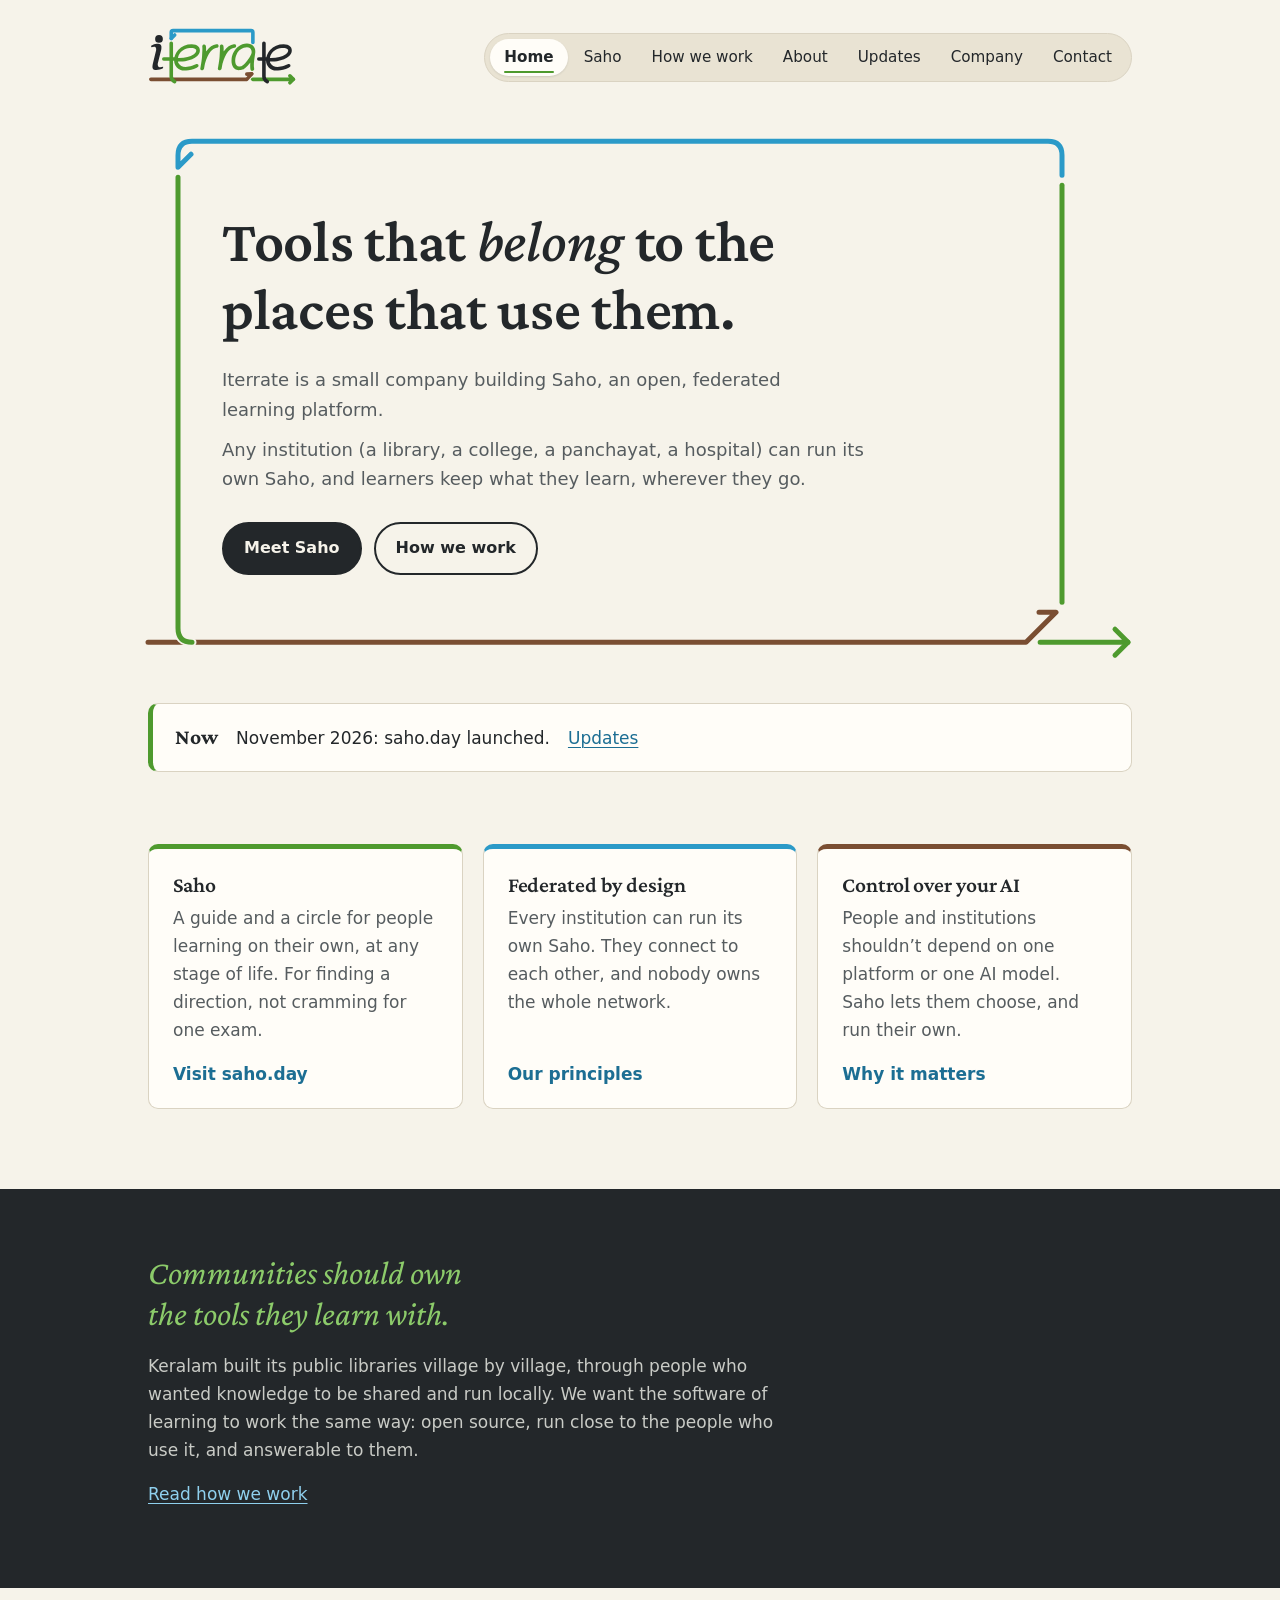
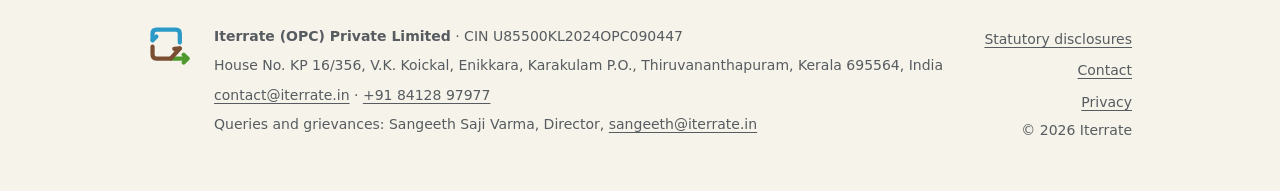
<file: docs/index.html>
<!DOCTYPE html>
<html lang="en-IN">
<head>
<meta charset="utf-8">
<meta name="viewport" content="width=device-width, initial-scale=1">
<title>Iterrate · Tools that belong to the places that use them</title>
<meta name="description" content="Iterrate builds Saho, an open, federated learning platform that any institution can run for itself.">
<link rel="canonical" href="https://iterrate.in/">
<meta property="og:type" content="website">
<meta property="og:site_name" content="Iterrate">
<meta property="og:title" content="Iterrate · Tools that belong to the places that use them">
<meta property="og:description" content="Iterrate builds Saho, an open, federated learning platform that any institution can run for itself.">
<meta property="og:url" content="https://iterrate.in/">
<meta property="og:image" content="https://iterrate.in/share.png">
<meta property="og:image:width" content="1200">
<meta property="og:image:height" content="630">
<meta property="og:image:alt" content="The Iterrate logo and the line: Tools that belong to the places that use them.">
<meta property="og:locale" content="en_IN">
<meta name="twitter:card" content="summary_large_image">
<meta name="theme-color" content="#F6F3EA" media="(prefers-color-scheme: light)">
<meta name="theme-color" content="#282D2A" media="(prefers-color-scheme: dark)">
<meta name="darkreader-lock">
<link rel="icon" href="favicon.ico" sizes="any">
<link rel="icon" href="iterrate-icon.svg" type="image/svg+xml">
<link rel="apple-touch-icon" href="apple-touch-icon.png">
<link rel="manifest" href="site.webmanifest">
<link rel="preload" href="fonts/crimson-pro-latin.woff2" as="font" type="font/woff2" crossorigin>
<link rel="preload" href="fonts/crimson-pro-italic-latin.woff2" as="font" type="font/woff2" crossorigin>
<script type="application/ld+json">{"@context": "https://schema.org", "@type": "Organization", "name": "Iterrate", "legalName": "Iterrate (OPC) Private Limited", "url": "https://iterrate.in/", "logo": "https://iterrate.in/icon-512.png", "email": "contact@iterrate.in", "telephone": "+91 84128 97977", "foundingDate": "2024-11-08", "founder": {"@type": "Person", "name": "Sangeeth", "url": "https://sangeethvarma.com"}, "address": {"@type": "PostalAddress", "streetAddress": "House No. KP 16/356, V.K. Koickal, Enikkara, Karakulam P.O.", "addressLocality": "Thiruvananthapuram", "addressRegion": "Kerala", "postalCode": "695564", "addressCountry": "IN"}}</script>

<link rel="stylesheet" href="style.css?v=7114f65e">
</head>
<body>
<a class="skip" href="#main">Skip to content</a>
<header class="site-head">
  <div class="wrap">
    <a class="brand" href="./"><picture><source srcset="iterrate-logo-dark.svg" media="(prefers-color-scheme: dark)"><img src="iterrate-logo.svg" alt="Iterrate home" width="150" height="63"></picture></a>
    <nav aria-label="Main"><ul class="nav"><li><a href="./" aria-current="page">Home</a></li><li><a href="saho.html">Saho</a></li><li><a href="how-we-work.html">How we work</a></li><li><a href="about.html">About</a></li><li><a href="updates.html">Updates</a></li><li><a href="company.html">Company</a></li><li><a href="contact.html">Contact</a></li></ul></nav>
    <script>(function(){var n=document.querySelector('.nav'),c=n&&n.querySelector('[aria-current]');if(c&&n.scrollWidth>n.clientWidth)n.scrollLeft=c.offsetLeft-(n.clientWidth-c.offsetWidth)/2;})();</script>
  </div>
</header>
<main id="main">

<div class="wrap">
  <div class="hero">
    <h1>Tools that <em>belong</em> to the places that use them.</h1>
    <p class="lede">Iterrate is a small company building Saho, an open, federated learning platform.</p>
    <p class="lede">Any institution (a library, a college, a panchayat, a hospital) can run its own Saho, and learners keep what they learn, wherever they go.</p>
    <div class="btns">
      <a class="btn primary" href="https://saho.day">Meet Saho</a>
      <a class="btn" href="how-we-work.html">How we work</a>
    </div>
  </div>

  <div class="now">
    <strong>Now</strong>
    <span>November 2026: saho.day launched.</span>
    <a href="updates.html">Updates</a>
  </div>

  <section aria-label="What we're building">
    <div class="grid">
      <div class="tile leaf">
        <h2>Saho</h2>
        <p>A guide and a circle for people learning on their own, at any stage of life. For finding a direction, not cramming for one exam.</p>
        <a class="go" href="https://saho.day">Visit saho.day</a>
      </div>
      <div class="tile sky">
        <h2>Federated by design</h2>
        <p>Every institution can run its own Saho. They connect to each other, and nobody owns the whole network.</p>
        <a class="go" href="how-we-work.html#federated">Our principles</a>
      </div>
      <div class="tile earth">
        <h2>Control over your AI</h2>
        <p>People and institutions shouldn’t depend on one platform or one AI model. Saho lets them choose, and run their own.</p>
        <a class="go" href="how-we-work.html#ai">Why it matters</a>
      </div>
    </div>
  </section>
</div>

<div class="band">
  <div class="wrap">
    <p class="big"><em>Communities should own the tools they learn with.</em></p>
    <p>Keralam built its public libraries village by village, through people who wanted knowledge to be shared and run locally. We want the software of learning to work the same way: open source, run close to the people who use it, and answerable to them.</p>
    <p><a href="how-we-work.html">Read how we work</a></p>
  </div>
</div>
</main>
<footer class="site-foot">
  <div class="wrap">
    <picture><source srcset="iterrate-icon-dark.svg" media="(prefers-color-scheme: dark)"><img src="iterrate-icon.svg" alt="" width="44" height="44"></picture>
    <div>
      <p><strong>Iterrate (OPC) Private Limited</strong> · CIN U85500KL2024OPC090447</p>
      <p>House No. KP 16/356, V.K. Koickal, Enikkara, Karakulam P.O., Thiruvananthapuram, Kerala 695564, India</p>
      <p><a href="mailto:contact@iterrate.in">contact@iterrate.in</a> · <a href="tel:+918412897977">+91&nbsp;84128&nbsp;97977</a></p>
      <p>Queries and grievances: Sangeeth Saji Varma, Director, <a href="mailto:sangeeth@iterrate.in">sangeeth@iterrate.in</a></p>
    </div>
    <ul>
      <li><a href="company.html#disclosures">Statutory disclosures</a></li>
      <li><a href="contact.html">Contact</a></li>
      <li><a href="contact.html#privacy">Privacy</a></li>
      <li>© 2026 Iterrate</li>
    </ul>
  </div>
</footer>
<script src="loop.js?v=8a118fce"></script>
</body>
</html>
</file>
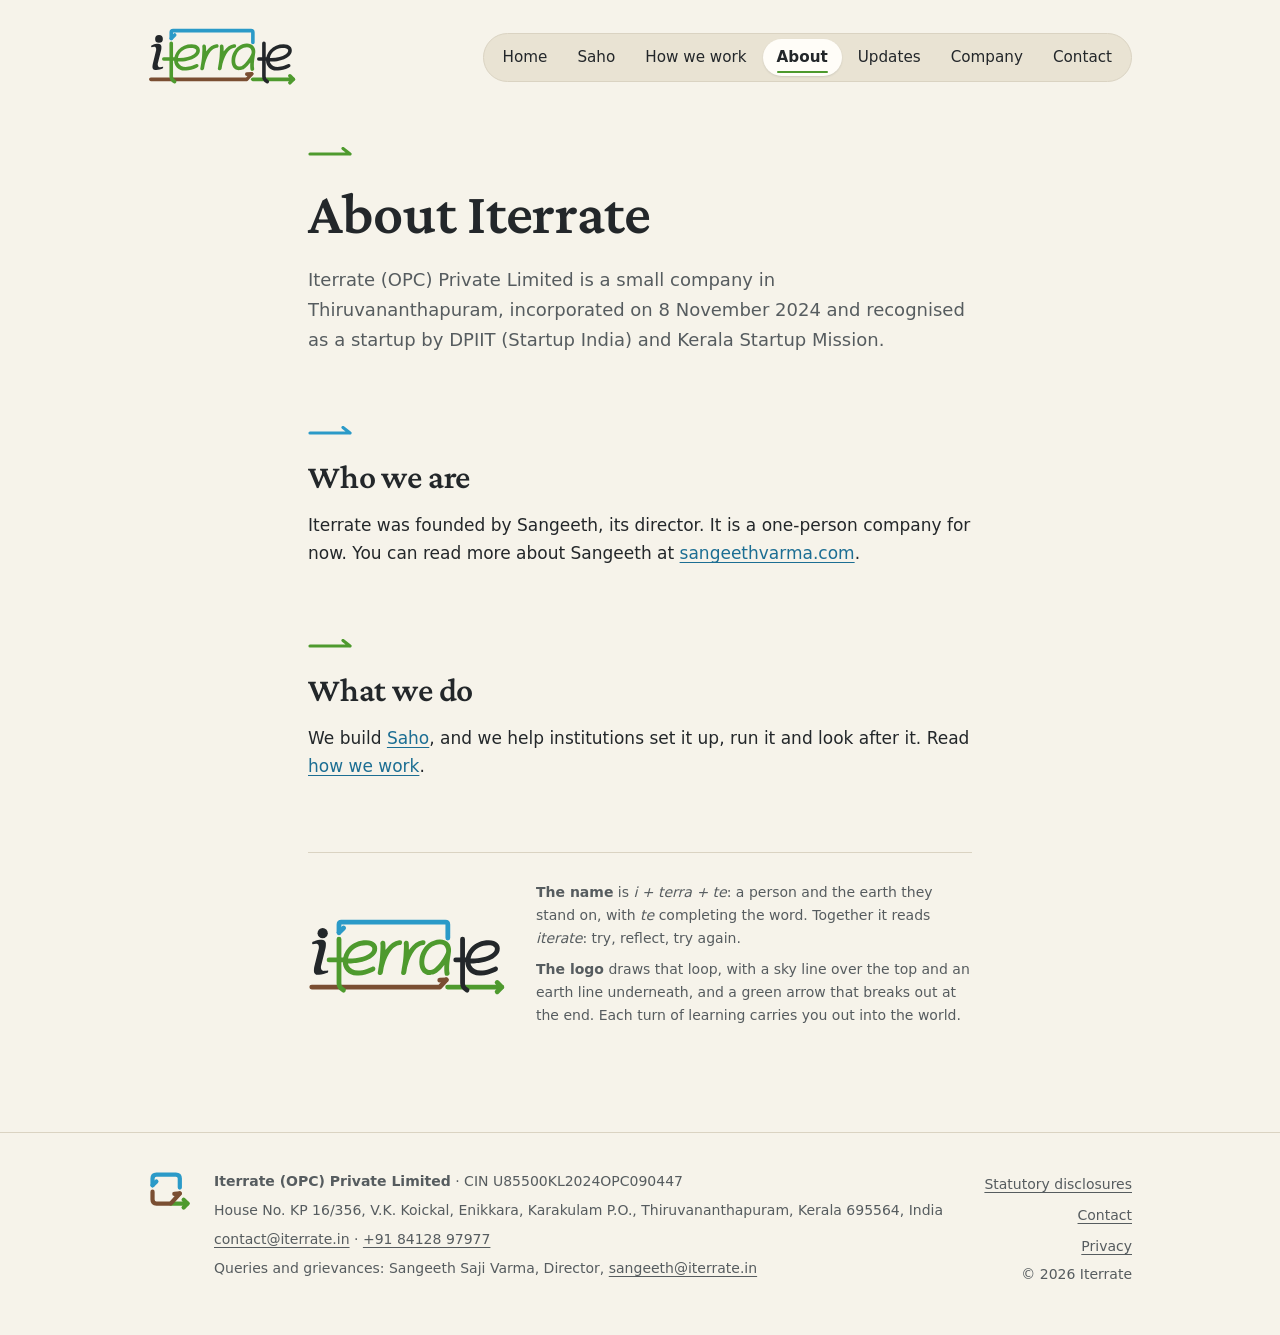
<file: docs/about.html>
<!DOCTYPE html>
<html lang="en-IN">
<head>
<meta charset="utf-8">
<meta name="viewport" content="width=device-width, initial-scale=1">
<title>About · Iterrate</title>
<meta name="description" content="Iterrate (OPC) Private Limited is a small company in Thiruvananthapuram, founded by Sangeeth in 2024, building Saho, an open, federated learning platform.">
<link rel="canonical" href="https://iterrate.in/about.html">
<meta property="og:type" content="website">
<meta property="og:site_name" content="Iterrate">
<meta property="og:title" content="About · Iterrate">
<meta property="og:description" content="Iterrate (OPC) Private Limited is a small company in Thiruvananthapuram, founded by Sangeeth in 2024, building Saho, an open, federated learning platform.">
<meta property="og:url" content="https://iterrate.in/about.html">
<meta property="og:image" content="https://iterrate.in/share.png">
<meta property="og:image:width" content="1200">
<meta property="og:image:height" content="630">
<meta property="og:image:alt" content="The Iterrate logo and the line: Tools that belong to the places that use them.">
<meta property="og:locale" content="en_IN">
<meta name="twitter:card" content="summary_large_image">
<meta name="theme-color" content="#F6F3EA" media="(prefers-color-scheme: light)">
<meta name="theme-color" content="#282D2A" media="(prefers-color-scheme: dark)">
<meta name="darkreader-lock">
<link rel="icon" href="favicon.ico" sizes="any">
<link rel="icon" href="iterrate-icon.svg" type="image/svg+xml">
<link rel="apple-touch-icon" href="apple-touch-icon.png">
<link rel="manifest" href="site.webmanifest">
<link rel="preload" href="fonts/crimson-pro-latin.woff2" as="font" type="font/woff2" crossorigin>

<link rel="stylesheet" href="style.css?v=7114f65e">
</head>
<body>
<a class="skip" href="#main">Skip to content</a>
<header class="site-head">
  <div class="wrap">
    <a class="brand" href="./"><picture><source srcset="iterrate-logo-dark.svg" media="(prefers-color-scheme: dark)"><img src="iterrate-logo.svg" alt="Iterrate home" width="150" height="63"></picture></a>
    <nav aria-label="Main"><ul class="nav"><li><a href="./">Home</a></li><li><a href="saho.html">Saho</a></li><li><a href="how-we-work.html">How we work</a></li><li><a href="about.html" aria-current="page">About</a></li><li><a href="updates.html">Updates</a></li><li><a href="company.html">Company</a></li><li><a href="contact.html">Contact</a></li></ul></nav>
    <script>(function(){var n=document.querySelector('.nav'),c=n&&n.querySelector('[aria-current]');if(c&&n.scrollWidth>n.clientWidth)n.scrollLeft=c.offsetLeft-(n.clientWidth-c.offsetWidth)/2;})();</script>
  </div>
</header>
<main id="main">

<div class="wrap narrow">
  <section class="page-top">
    <span class="mark"></span>
    <h1>About Iterrate</h1>
    <p class="lede">Iterrate (OPC) Private Limited is a small company in Thiruvananthapuram, incorporated on 8 November 2024 and recognised as a startup by DPIIT (Startup India) and Kerala Startup Mission.</p>
  </section>

  <section>
    <span class="mark sky"></span>
    <h2>Who we are</h2>
    <p>Iterrate was founded by Sangeeth, its director. It is a one-person company for now. You can read more about Sangeeth at <a href="https://sangeethvarma.com">sangeethvarma.com</a>.</p>
  </section>

  <section>
    <span class="mark"></span>
    <h2>What we do</h2>
    <p>We build <a href="https://saho.day">Saho</a>, and we help institutions set it up, run it and look after it. Read <a href="how-we-work.html">how we work</a>.</p>
  </section>

  <section class="strip">
    <picture><source srcset="iterrate-logo-dark.svg" media="(prefers-color-scheme: dark)"><img src="iterrate-logo.svg" alt="The Iterrate logo" width="200" height="84"></picture>
    <div>
      <p><strong>The name</strong> is <em>i + terra + te</em>: a person and the earth they stand on, with <em>te</em> completing the word. Together it reads <em>iterate</em>: try, reflect, try again.</p>
      <p><strong>The logo</strong> draws that loop, with a sky line over the top and an earth line underneath, and a green arrow that breaks out at the end. Each turn of learning carries you out into the world.</p>
    </div>
  </section>
</div>
</main>
<footer class="site-foot">
  <div class="wrap">
    <picture><source srcset="iterrate-icon-dark.svg" media="(prefers-color-scheme: dark)"><img src="iterrate-icon.svg" alt="" width="44" height="44"></picture>
    <div>
      <p><strong>Iterrate (OPC) Private Limited</strong> · CIN U85500KL2024OPC090447</p>
      <p>House No. KP 16/356, V.K. Koickal, Enikkara, Karakulam P.O., Thiruvananthapuram, Kerala 695564, India</p>
      <p><a href="mailto:contact@iterrate.in">contact@iterrate.in</a> · <a href="tel:+918412897977">+91&nbsp;84128&nbsp;97977</a></p>
      <p>Queries and grievances: Sangeeth Saji Varma, Director, <a href="mailto:sangeeth@iterrate.in">sangeeth@iterrate.in</a></p>
    </div>
    <ul>
      <li><a href="company.html#disclosures">Statutory disclosures</a></li>
      <li><a href="contact.html">Contact</a></li>
      <li><a href="contact.html#privacy">Privacy</a></li>
      <li>© 2026 Iterrate</li>
    </ul>
  </div>
</footer>
</body>
</html>
</file>
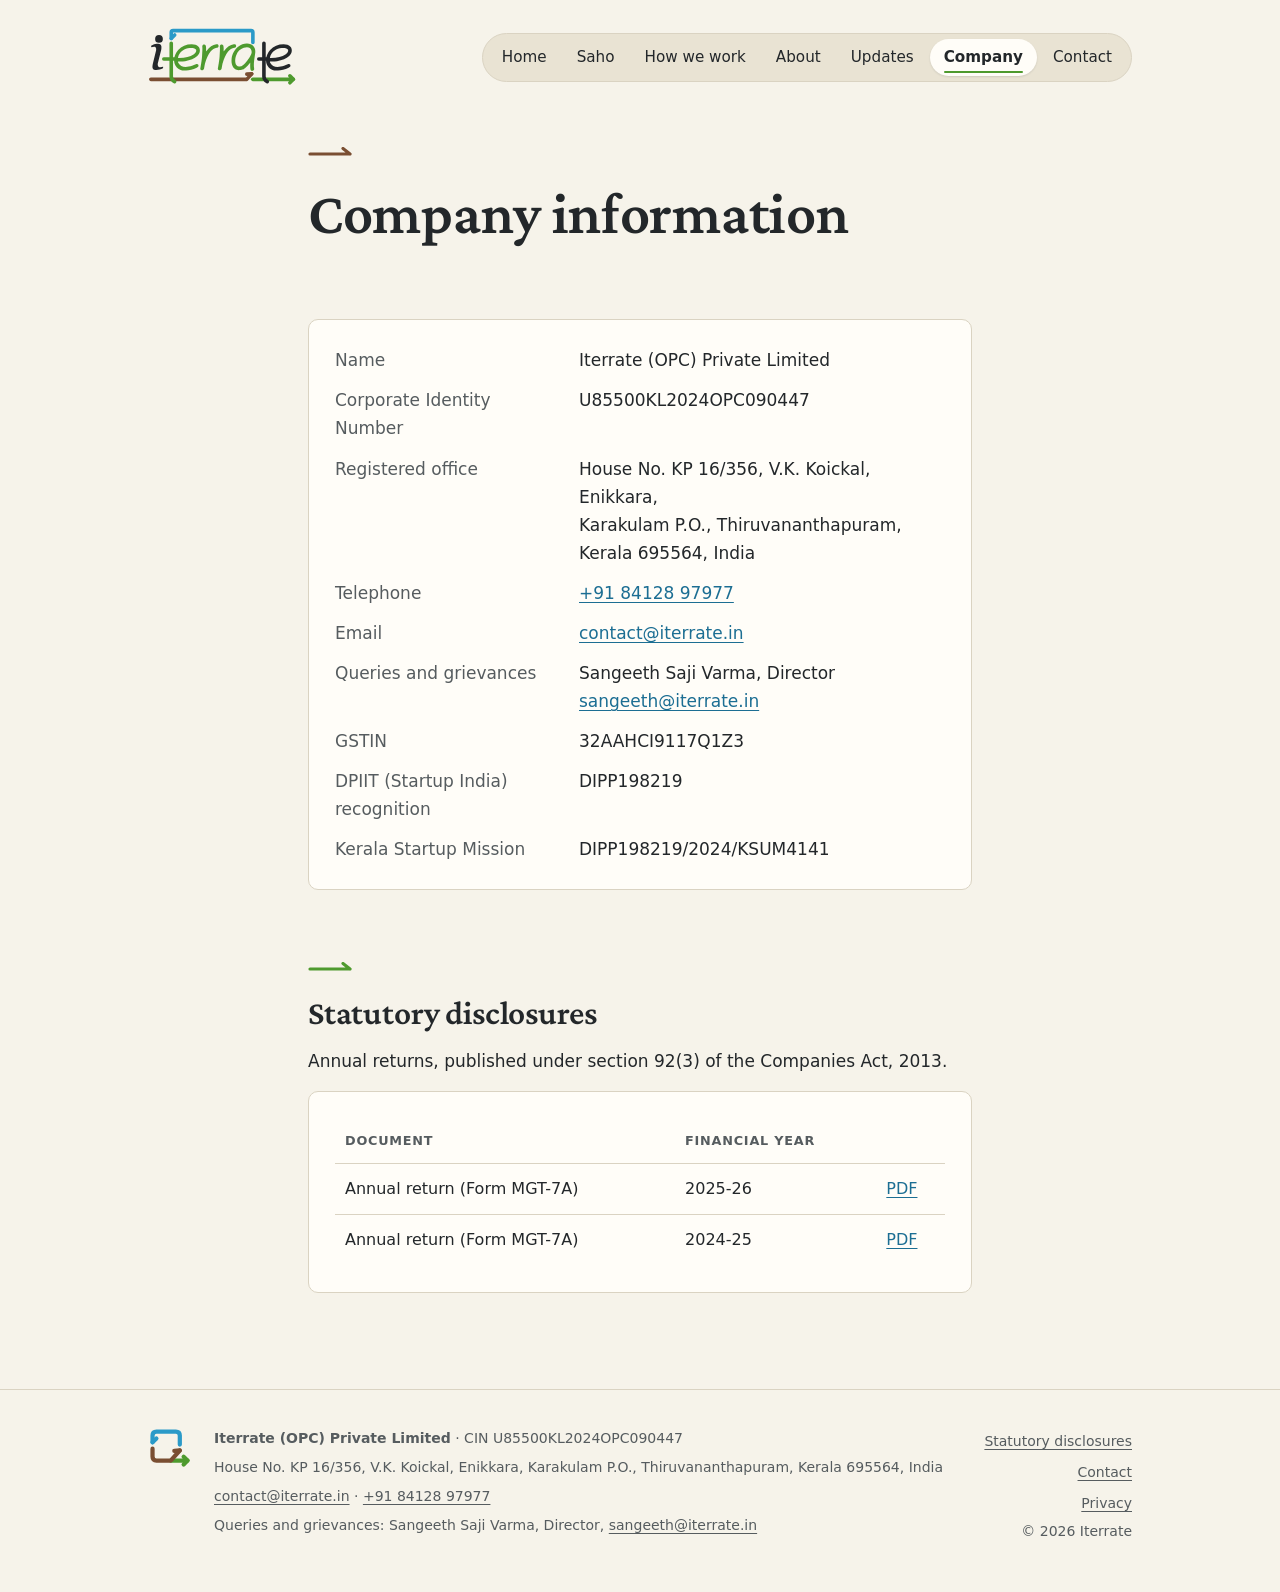
<file: docs/company.html>
<!DOCTYPE html>
<html lang="en-IN">
<head>
<meta charset="utf-8">
<meta name="viewport" content="width=device-width, initial-scale=1">
<title>Company information and disclosures · Iterrate</title>
<meta name="description" content="Registered details and statutory disclosures of Iterrate (OPC) Private Limited, including annual returns.">
<link rel="canonical" href="https://iterrate.in/company.html">
<meta property="og:type" content="website">
<meta property="og:site_name" content="Iterrate">
<meta property="og:title" content="Company information and disclosures · Iterrate">
<meta property="og:description" content="Registered details and statutory disclosures of Iterrate (OPC) Private Limited, including annual returns.">
<meta property="og:url" content="https://iterrate.in/company.html">
<meta property="og:image" content="https://iterrate.in/share.png">
<meta property="og:image:width" content="1200">
<meta property="og:image:height" content="630">
<meta property="og:image:alt" content="The Iterrate logo and the line: Tools that belong to the places that use them.">
<meta property="og:locale" content="en_IN">
<meta name="twitter:card" content="summary_large_image">
<meta name="theme-color" content="#F6F3EA" media="(prefers-color-scheme: light)">
<meta name="theme-color" content="#282D2A" media="(prefers-color-scheme: dark)">
<meta name="darkreader-lock">
<link rel="icon" href="favicon.ico" sizes="any">
<link rel="icon" href="iterrate-icon.svg" type="image/svg+xml">
<link rel="apple-touch-icon" href="apple-touch-icon.png">
<link rel="manifest" href="site.webmanifest">
<link rel="preload" href="fonts/crimson-pro-latin.woff2" as="font" type="font/woff2" crossorigin>

<link rel="stylesheet" href="style.css?v=7114f65e">
</head>
<body>
<a class="skip" href="#main">Skip to content</a>
<header class="site-head">
  <div class="wrap">
    <a class="brand" href="./"><picture><source srcset="iterrate-logo-dark.svg" media="(prefers-color-scheme: dark)"><img src="iterrate-logo.svg" alt="Iterrate home" width="150" height="63"></picture></a>
    <nav aria-label="Main"><ul class="nav"><li><a href="./">Home</a></li><li><a href="saho.html">Saho</a></li><li><a href="how-we-work.html">How we work</a></li><li><a href="about.html">About</a></li><li><a href="updates.html">Updates</a></li><li><a href="company.html" aria-current="page">Company</a></li><li><a href="contact.html">Contact</a></li></ul></nav>
    <script>(function(){var n=document.querySelector('.nav'),c=n&&n.querySelector('[aria-current]');if(c&&n.scrollWidth>n.clientWidth)n.scrollLeft=c.offsetLeft-(n.clientWidth-c.offsetWidth)/2;})();</script>
  </div>
</header>
<main id="main">

<div class="wrap narrow">
  <section class="page-top">
    <span class="mark earth"></span>
    <h1>Company information</h1>
  </section>

  <section>
    <div class="card">
      <dl class="facts">
        <dt>Name</dt><dd>Iterrate (OPC) Private Limited</dd>
        <dt>Corporate Identity Number</dt><dd>U85500KL2024OPC090447</dd>
        <dt>Registered office</dt><dd class="addr"><span class="line">House No. KP 16/356, V.K. Koickal, Enikkara, </span><span class="line">Karakulam P.O., Thiruvananthapuram, </span><span class="line">Kerala 695564, India</span></dd>
        <dt>Telephone</dt><dd><a href="tel:+918412897977">+91&nbsp;84128&nbsp;97977</a></dd>
        <dt>Email</dt><dd><a href="mailto:contact@iterrate.in">contact@iterrate.in</a></dd>
        <dt>Queries and grievances</dt><dd>Sangeeth Saji Varma, Director<br><a href="mailto:sangeeth@iterrate.in">sangeeth@iterrate.in</a></dd>
        <dt>GSTIN</dt><dd>32AAHCI9117Q1Z3</dd>
        <dt>DPIIT (Startup India) recognition</dt><dd>DIPP198219</dd>
        <dt>Kerala Startup Mission</dt><dd>DIPP198219/2024/KSUM4141</dd>
      </dl>
    </div>
  </section>

  <section id="disclosures">
    <span class="mark"></span>
    <h2>Statutory disclosures</h2>
    <p>Annual returns, published under section 92(3) of the Companies Act, 2013.</p>
    <div class="card">
      <table class="docs">
        <caption class="vh">Annual returns of Iterrate (OPC) Private Limited</caption>
        <thead><tr><th scope="col">Document</th><th scope="col">Financial year</th><th scope="col"><span class="vh">File</span></th></tr></thead>
        <tbody>
          <tr><td>Annual return (Form MGT-7A)</td><td>2025-26</td><td><a href="annual-returns/Iterrate-MGT-7A-FY2025-26.pdf">PDF<span class="vh">, annual return 2025-26</span></a></td></tr>
          <tr><td>Annual return (Form MGT-7A)</td><td>2024-25</td><td><a href="annual-returns/Iterrate-MGT-7A-FY2024-25.pdf">PDF<span class="vh">, annual return 2024-25</span></a></td></tr>
        </tbody>
      </table>
    </div>
  </section>
</div>
</main>
<footer class="site-foot">
  <div class="wrap">
    <picture><source srcset="iterrate-icon-dark.svg" media="(prefers-color-scheme: dark)"><img src="iterrate-icon.svg" alt="" width="44" height="44"></picture>
    <div>
      <p><strong>Iterrate (OPC) Private Limited</strong> · CIN U85500KL2024OPC090447</p>
      <p>House No. KP 16/356, V.K. Koickal, Enikkara, Karakulam P.O., Thiruvananthapuram, Kerala 695564, India</p>
      <p><a href="mailto:contact@iterrate.in">contact@iterrate.in</a> · <a href="tel:+918412897977">+91&nbsp;84128&nbsp;97977</a></p>
      <p>Queries and grievances: Sangeeth Saji Varma, Director, <a href="mailto:sangeeth@iterrate.in">sangeeth@iterrate.in</a></p>
    </div>
    <ul>
      <li><a href="company.html#disclosures">Statutory disclosures</a></li>
      <li><a href="contact.html">Contact</a></li>
      <li><a href="contact.html#privacy">Privacy</a></li>
      <li>© 2026 Iterrate</li>
    </ul>
  </div>
</footer>
</body>
</html>
</file>
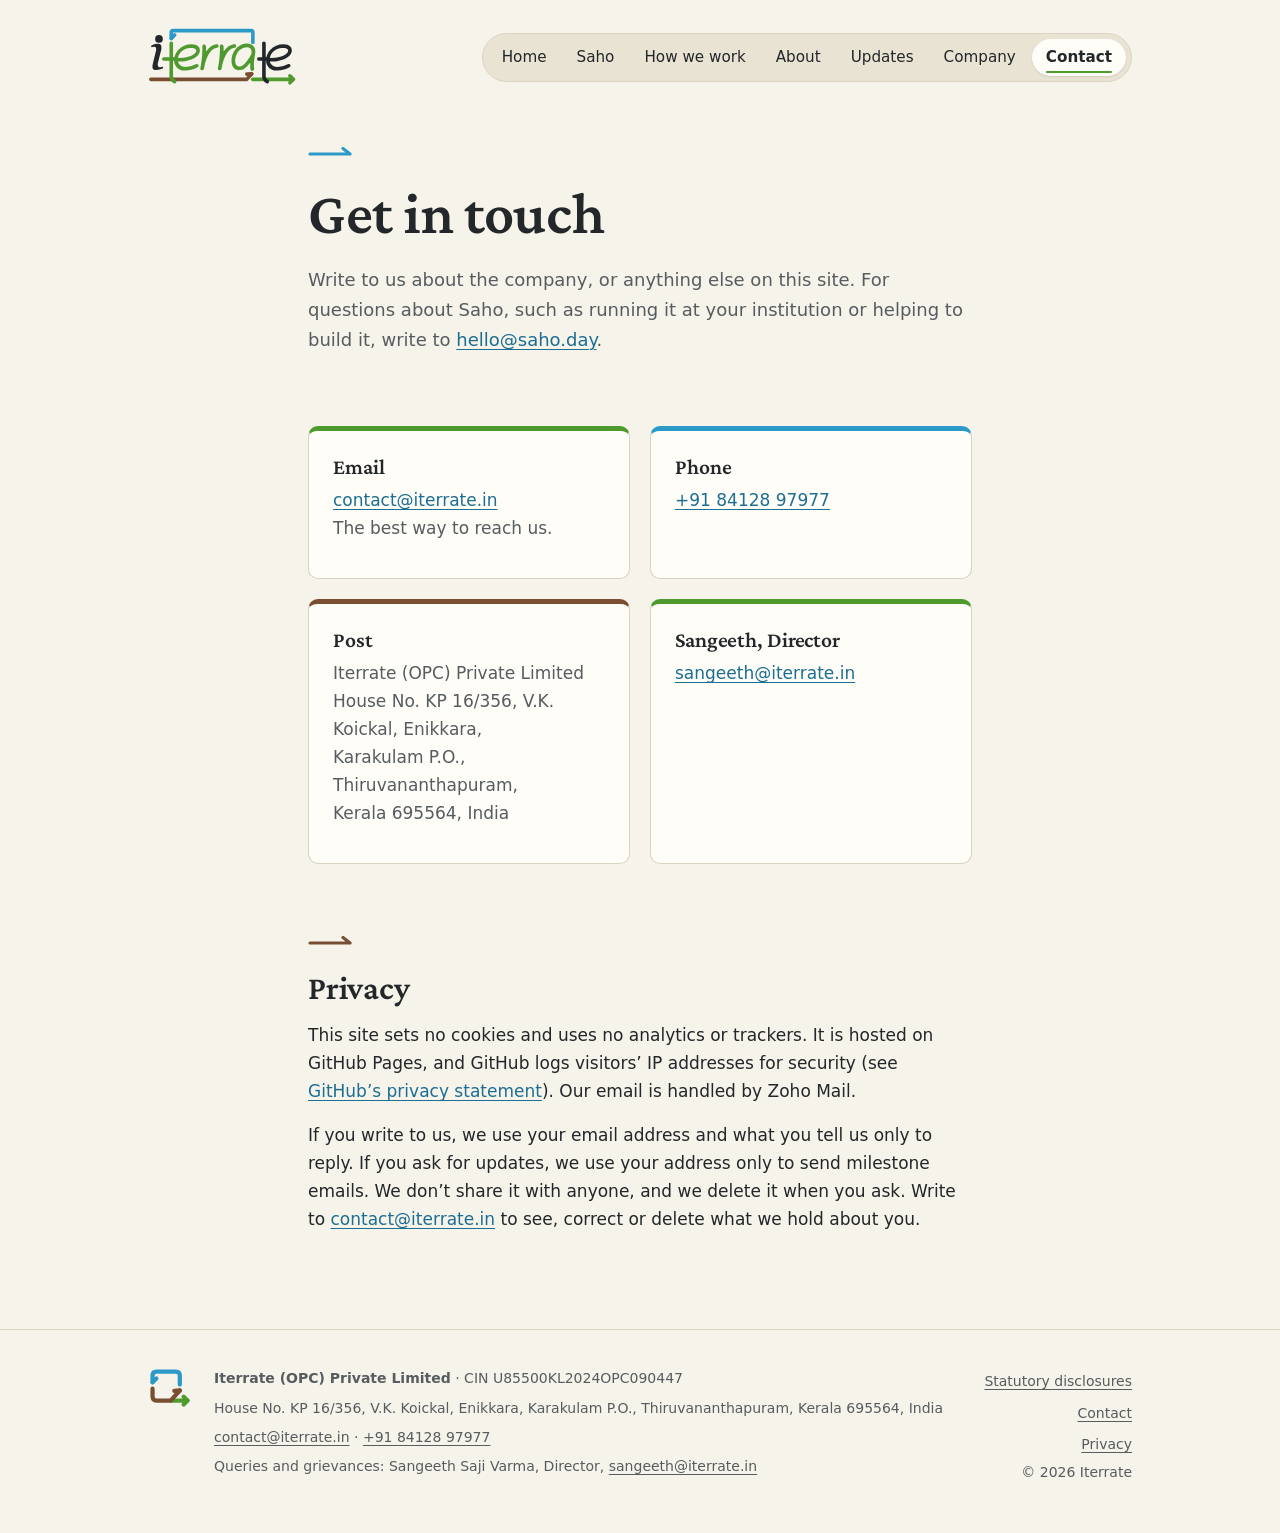
<file: docs/contact.html>
<!DOCTYPE html>
<html lang="en-IN">
<head>
<meta charset="utf-8">
<meta name="viewport" content="width=device-width, initial-scale=1">
<title>Contact · Iterrate</title>
<meta name="description" content="Contact Iterrate by email, phone or post. Includes our privacy note: no cookies, no analytics.">
<link rel="canonical" href="https://iterrate.in/contact.html">
<meta property="og:type" content="website">
<meta property="og:site_name" content="Iterrate">
<meta property="og:title" content="Contact · Iterrate">
<meta property="og:description" content="Contact Iterrate by email, phone or post. Includes our privacy note: no cookies, no analytics.">
<meta property="og:url" content="https://iterrate.in/contact.html">
<meta property="og:image" content="https://iterrate.in/share.png">
<meta property="og:image:width" content="1200">
<meta property="og:image:height" content="630">
<meta property="og:image:alt" content="The Iterrate logo and the line: Tools that belong to the places that use them.">
<meta property="og:locale" content="en_IN">
<meta name="twitter:card" content="summary_large_image">
<meta name="theme-color" content="#F6F3EA" media="(prefers-color-scheme: light)">
<meta name="theme-color" content="#282D2A" media="(prefers-color-scheme: dark)">
<meta name="darkreader-lock">
<link rel="icon" href="favicon.ico" sizes="any">
<link rel="icon" href="iterrate-icon.svg" type="image/svg+xml">
<link rel="apple-touch-icon" href="apple-touch-icon.png">
<link rel="manifest" href="site.webmanifest">
<link rel="preload" href="fonts/crimson-pro-latin.woff2" as="font" type="font/woff2" crossorigin>

<link rel="stylesheet" href="style.css?v=7114f65e">
</head>
<body>
<a class="skip" href="#main">Skip to content</a>
<header class="site-head">
  <div class="wrap">
    <a class="brand" href="./"><picture><source srcset="iterrate-logo-dark.svg" media="(prefers-color-scheme: dark)"><img src="iterrate-logo.svg" alt="Iterrate home" width="150" height="63"></picture></a>
    <nav aria-label="Main"><ul class="nav"><li><a href="./">Home</a></li><li><a href="saho.html">Saho</a></li><li><a href="how-we-work.html">How we work</a></li><li><a href="about.html">About</a></li><li><a href="updates.html">Updates</a></li><li><a href="company.html">Company</a></li><li><a href="contact.html" aria-current="page">Contact</a></li></ul></nav>
    <script>(function(){var n=document.querySelector('.nav'),c=n&&n.querySelector('[aria-current]');if(c&&n.scrollWidth>n.clientWidth)n.scrollLeft=c.offsetLeft-(n.clientWidth-c.offsetWidth)/2;})();</script>
  </div>
</header>
<main id="main">

<div class="wrap narrow">
  <section class="page-top">
    <span class="mark sky"></span>
    <h1>Get in touch</h1>
    <p class="lede">Write to us about the company, or anything else on this site. For questions about Saho, such as running it at your institution or helping to build it, write to <a href="mailto:hello@saho.day">hello@saho.day</a>.</p>
  </section>

  <section>
    <div class="grid two">
      <div class="tile leaf">
        <h2>Email</h2>
        <p><a href="mailto:contact@iterrate.in">contact@iterrate.in</a><br>The best way to reach us.</p>
      </div>
      <div class="tile sky">
        <h2>Phone</h2>
        <p><a href="tel:+918412897977">+91&nbsp;84128&nbsp;97977</a></p>
      </div>
      <div class="tile earth">
        <h2>Post</h2>
        <p class="addr">Iterrate (OPC) Private Limited<br><span class="line">House No. KP 16/356, V.K. Koickal, Enikkara, </span><span class="line">Karakulam P.O., Thiruvananthapuram, </span><span class="line">Kerala 695564, India</span></p>
      </div>
      <div class="tile leaf">
        <h2>Sangeeth, Director</h2>
        <p><a href="mailto:sangeeth@iterrate.in">sangeeth@iterrate.in</a></p>
      </div>
    </div>
  </section>

  <section id="privacy">
    <span class="mark earth"></span>
    <h2>Privacy</h2>
    <p>This site sets no cookies and uses no analytics or trackers. It is hosted on GitHub Pages, and GitHub logs visitors’ IP addresses for security (see <a href="https://docs.github.com/en/site-policy/privacy-policies/github-general-privacy-statement">GitHub’s privacy statement</a>). Our email is handled by Zoho Mail.</p>
    <p>If you write to us, we use your email address and what you tell us only to reply. If you ask for updates, we use your address only to send milestone emails. We don’t share it with anyone, and we delete it when you ask. Write to <a href="mailto:contact@iterrate.in">contact@iterrate.in</a> to see, correct or delete what we hold about you.</p>
  </section>
</div>
</main>
<footer class="site-foot">
  <div class="wrap">
    <picture><source srcset="iterrate-icon-dark.svg" media="(prefers-color-scheme: dark)"><img src="iterrate-icon.svg" alt="" width="44" height="44"></picture>
    <div>
      <p><strong>Iterrate (OPC) Private Limited</strong> · CIN U85500KL2024OPC090447</p>
      <p>House No. KP 16/356, V.K. Koickal, Enikkara, Karakulam P.O., Thiruvananthapuram, Kerala 695564, India</p>
      <p><a href="mailto:contact@iterrate.in">contact@iterrate.in</a> · <a href="tel:+918412897977">+91&nbsp;84128&nbsp;97977</a></p>
      <p>Queries and grievances: Sangeeth Saji Varma, Director, <a href="mailto:sangeeth@iterrate.in">sangeeth@iterrate.in</a></p>
    </div>
    <ul>
      <li><a href="company.html#disclosures">Statutory disclosures</a></li>
      <li><a href="contact.html">Contact</a></li>
      <li><a href="contact.html#privacy">Privacy</a></li>
      <li>© 2026 Iterrate</li>
    </ul>
  </div>
</footer>
</body>
</html>
</file>
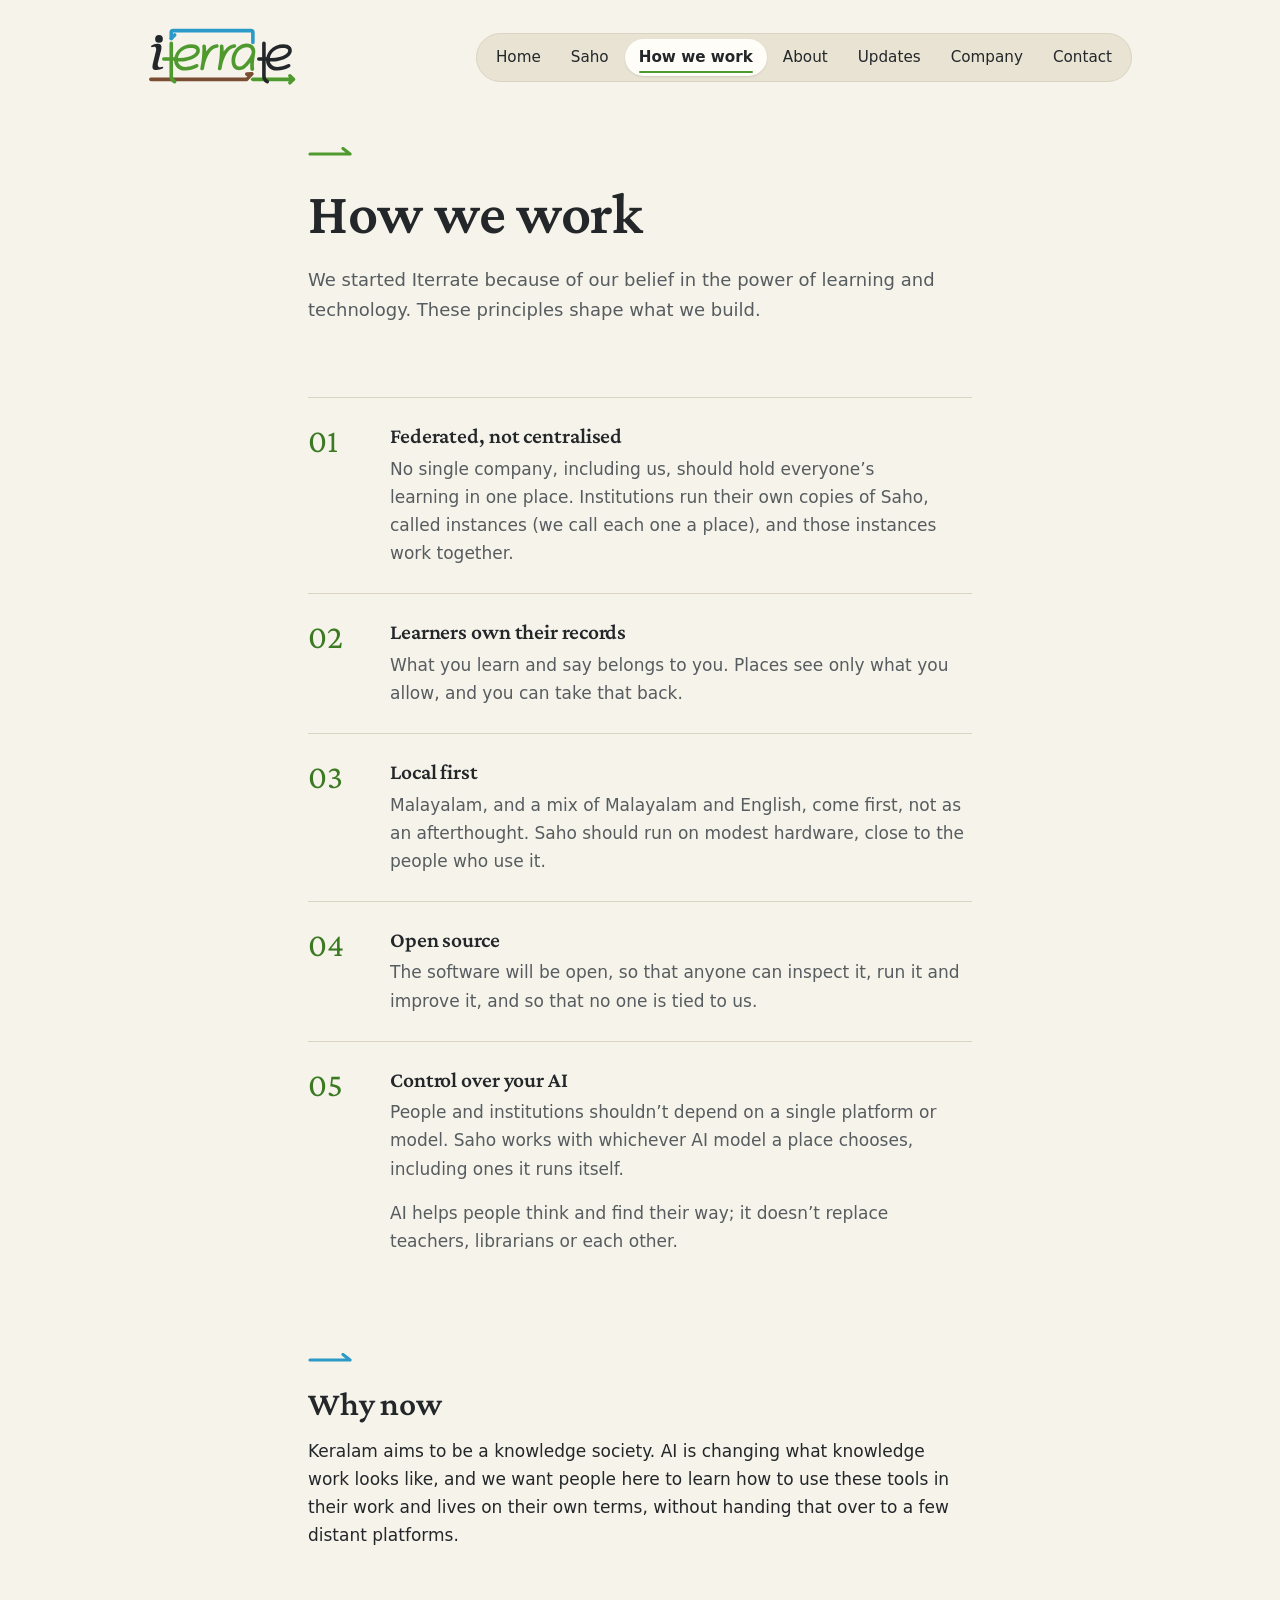
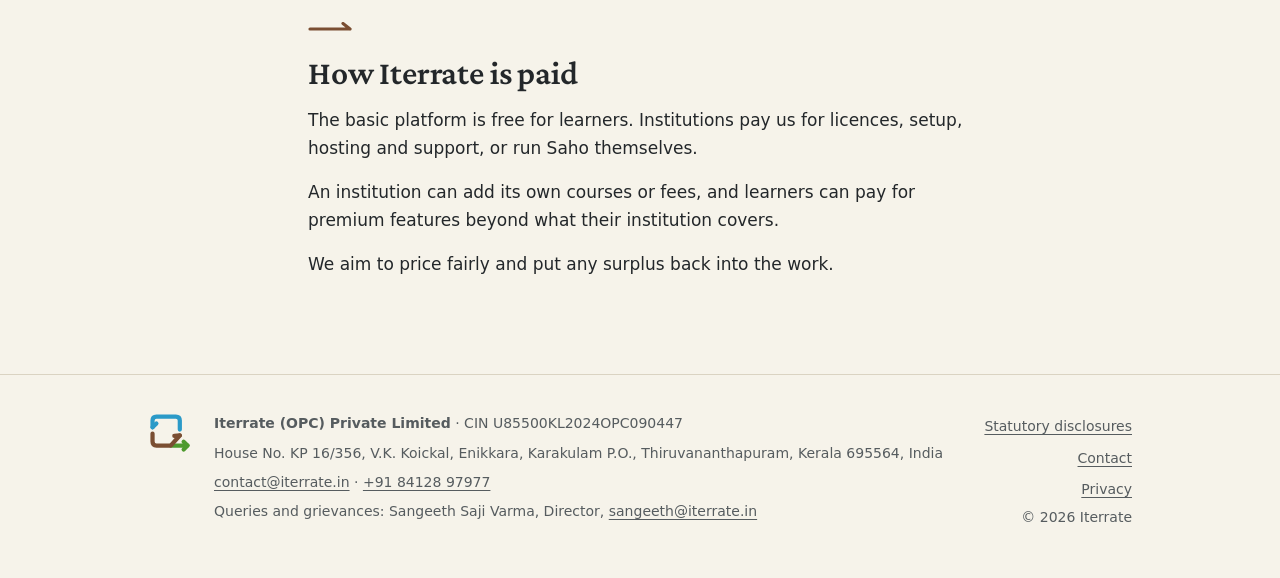
<file: docs/how-we-work.html>
<!DOCTYPE html>
<html lang="en-IN">
<head>
<meta charset="utf-8">
<meta name="viewport" content="width=device-width, initial-scale=1">
<title>How we work · Iterrate</title>
<meta name="description" content="Iterrate’s principles: federated, learner-owned, local first, open source, and control over your AI.">
<link rel="canonical" href="https://iterrate.in/how-we-work.html">
<meta property="og:type" content="website">
<meta property="og:site_name" content="Iterrate">
<meta property="og:title" content="How we work · Iterrate">
<meta property="og:description" content="Iterrate’s principles: federated, learner-owned, local first, open source, and control over your AI.">
<meta property="og:url" content="https://iterrate.in/how-we-work.html">
<meta property="og:image" content="https://iterrate.in/share.png">
<meta property="og:image:width" content="1200">
<meta property="og:image:height" content="630">
<meta property="og:image:alt" content="The Iterrate logo and the line: Tools that belong to the places that use them.">
<meta property="og:locale" content="en_IN">
<meta name="twitter:card" content="summary_large_image">
<meta name="theme-color" content="#F6F3EA" media="(prefers-color-scheme: light)">
<meta name="theme-color" content="#282D2A" media="(prefers-color-scheme: dark)">
<meta name="darkreader-lock">
<link rel="icon" href="favicon.ico" sizes="any">
<link rel="icon" href="iterrate-icon.svg" type="image/svg+xml">
<link rel="apple-touch-icon" href="apple-touch-icon.png">
<link rel="manifest" href="site.webmanifest">
<link rel="preload" href="fonts/crimson-pro-latin.woff2" as="font" type="font/woff2" crossorigin>

<link rel="stylesheet" href="style.css?v=7114f65e">
</head>
<body>
<a class="skip" href="#main">Skip to content</a>
<header class="site-head">
  <div class="wrap">
    <a class="brand" href="./"><picture><source srcset="iterrate-logo-dark.svg" media="(prefers-color-scheme: dark)"><img src="iterrate-logo.svg" alt="Iterrate home" width="150" height="63"></picture></a>
    <nav aria-label="Main"><ul class="nav"><li><a href="./">Home</a></li><li><a href="saho.html">Saho</a></li><li><a href="how-we-work.html" aria-current="page">How we work</a></li><li><a href="about.html">About</a></li><li><a href="updates.html">Updates</a></li><li><a href="company.html">Company</a></li><li><a href="contact.html">Contact</a></li></ul></nav>
    <script>(function(){var n=document.querySelector('.nav'),c=n&&n.querySelector('[aria-current]');if(c&&n.scrollWidth>n.clientWidth)n.scrollLeft=c.offsetLeft-(n.clientWidth-c.offsetWidth)/2;})();</script>
  </div>
</header>
<main id="main">

<div class="wrap narrow">
  <section class="page-top">
    <span class="mark"></span>
    <h1>How we work</h1>
    <p class="lede">We started Iterrate because of our belief in the power of learning and technology. These principles shape what we build.</p>
  </section>

  <ol class="principles">
    <li id="federated"><h2>Federated, not centralised</h2><p>No single company, including us, should hold everyone’s learning in one place. Institutions run their own copies of Saho, called instances (we call each one a place), and those instances work together.</p></li>
    <li id="records"><h2>Learners own their records</h2><p>What you learn and say belongs to you. Places see only what you allow, and you can take that back.</p></li>
    <li id="local-first"><h2>Local first</h2><p>Malayalam, and a mix of Malayalam and English, come first, not as an afterthought. Saho should run on modest hardware, close to the people who use it.</p></li>
    <li id="open-source"><h2>Open source</h2><p>The software will be open, so that anyone can inspect it, run it and improve it, and so that no one is tied to us.</p></li>
    <li id="ai"><h2>Control over your AI</h2><p>People and institutions shouldn’t depend on a single platform or model. Saho works with whichever AI model a place chooses, including ones it runs itself.</p><p>AI helps people think and find their way; it doesn’t replace teachers, librarians or each other.</p></li>
  </ol>

  <section>
    <span class="mark sky"></span>
    <h2>Why now</h2>
    <p>Keralam aims to be a knowledge society. AI is changing what knowledge work looks like, and we want people here to learn how to use these tools in their work and lives on their own terms, without handing that over to a few distant platforms.</p>
  </section>

  <section>
    <span class="mark earth"></span>
    <h2>How Iterrate is paid</h2>
    <p>The basic platform is free for learners. Institutions pay us for licences, setup, hosting and support, or run Saho themselves.</p>
    <p>An institution can add its own courses or fees, and learners can pay for premium features beyond what their institution covers.</p>
    <p>We aim to price fairly and put any surplus back into the work.</p>
  </section>
</div>
</main>
<footer class="site-foot">
  <div class="wrap">
    <picture><source srcset="iterrate-icon-dark.svg" media="(prefers-color-scheme: dark)"><img src="iterrate-icon.svg" alt="" width="44" height="44"></picture>
    <div>
      <p><strong>Iterrate (OPC) Private Limited</strong> · CIN U85500KL2024OPC090447</p>
      <p>House No. KP 16/356, V.K. Koickal, Enikkara, Karakulam P.O., Thiruvananthapuram, Kerala 695564, India</p>
      <p><a href="mailto:contact@iterrate.in">contact@iterrate.in</a> · <a href="tel:+918412897977">+91&nbsp;84128&nbsp;97977</a></p>
      <p>Queries and grievances: Sangeeth Saji Varma, Director, <a href="mailto:sangeeth@iterrate.in">sangeeth@iterrate.in</a></p>
    </div>
    <ul>
      <li><a href="company.html#disclosures">Statutory disclosures</a></li>
      <li><a href="contact.html">Contact</a></li>
      <li><a href="contact.html#privacy">Privacy</a></li>
      <li>© 2026 Iterrate</li>
    </ul>
  </div>
</footer>
</body>
</html>
</file>
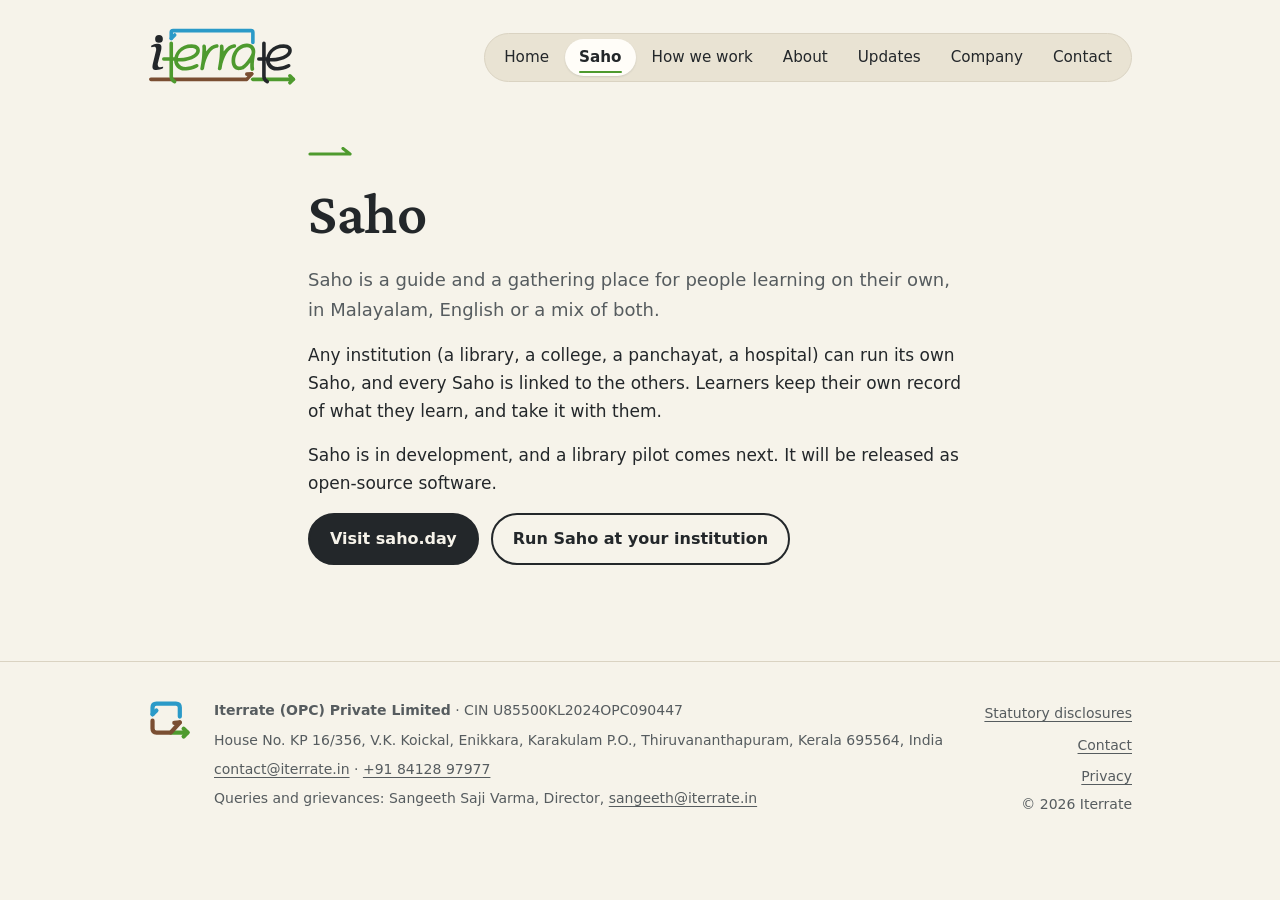
<file: docs/saho.html>
<!DOCTYPE html>
<html lang="en-IN">
<head>
<meta charset="utf-8">
<meta name="viewport" content="width=device-width, initial-scale=1">
<title>Saho · Iterrate</title>
<meta name="description" content="Saho is an open, federated learning platform for self-learners, in Malayalam and English, run by the institutions that use it. Its own site is saho.day.">
<link rel="canonical" href="https://iterrate.in/saho.html">
<meta property="og:type" content="website">
<meta property="og:site_name" content="Iterrate">
<meta property="og:title" content="Saho · Iterrate">
<meta property="og:description" content="Saho is an open, federated learning platform for self-learners, in Malayalam and English, run by the institutions that use it. Its own site is saho.day.">
<meta property="og:url" content="https://iterrate.in/saho.html">
<meta property="og:image" content="https://iterrate.in/share.png">
<meta property="og:image:width" content="1200">
<meta property="og:image:height" content="630">
<meta property="og:image:alt" content="The Iterrate logo and the line: Tools that belong to the places that use them.">
<meta property="og:locale" content="en_IN">
<meta name="twitter:card" content="summary_large_image">
<meta name="theme-color" content="#F6F3EA" media="(prefers-color-scheme: light)">
<meta name="theme-color" content="#282D2A" media="(prefers-color-scheme: dark)">
<meta name="darkreader-lock">
<link rel="icon" href="favicon.ico" sizes="any">
<link rel="icon" href="iterrate-icon.svg" type="image/svg+xml">
<link rel="apple-touch-icon" href="apple-touch-icon.png">
<link rel="manifest" href="site.webmanifest">
<link rel="preload" href="fonts/crimson-pro-latin.woff2" as="font" type="font/woff2" crossorigin>

<link rel="stylesheet" href="style.css?v=7114f65e">
</head>
<body>
<a class="skip" href="#main">Skip to content</a>
<header class="site-head">
  <div class="wrap">
    <a class="brand" href="./"><picture><source srcset="iterrate-logo-dark.svg" media="(prefers-color-scheme: dark)"><img src="iterrate-logo.svg" alt="Iterrate home" width="150" height="63"></picture></a>
    <nav aria-label="Main"><ul class="nav"><li><a href="./">Home</a></li><li><a href="saho.html" aria-current="page">Saho</a></li><li><a href="how-we-work.html">How we work</a></li><li><a href="about.html">About</a></li><li><a href="updates.html">Updates</a></li><li><a href="company.html">Company</a></li><li><a href="contact.html">Contact</a></li></ul></nav>
    <script>(function(){var n=document.querySelector('.nav'),c=n&&n.querySelector('[aria-current]');if(c&&n.scrollWidth>n.clientWidth)n.scrollLeft=c.offsetLeft-(n.clientWidth-c.offsetWidth)/2;})();</script>
  </div>
</header>
<main id="main">

<div class="wrap narrow">
  <section class="page-top">
    <span class="mark"></span>
    <h1>Saho</h1>
    <p class="lede">Saho is a guide and a gathering place for people learning on their own, in Malayalam, English or a mix of both.</p>
    <p>Any institution (a library, a college, a panchayat, a hospital) can run its own Saho, and every Saho is linked to the others. Learners keep their own record of what they learn, and take it with them.</p>
    <p>Saho is in development, and a library pilot comes next. It will be released as open-source software.</p>
    <div class="btns">
      <a class="btn primary" href="https://saho.day">Visit saho.day</a>
      <a class="btn" href="https://saho.day/institutions.html">Run Saho at your institution</a>
    </div>
  </section>
</div>
</main>
<footer class="site-foot">
  <div class="wrap">
    <picture><source srcset="iterrate-icon-dark.svg" media="(prefers-color-scheme: dark)"><img src="iterrate-icon.svg" alt="" width="44" height="44"></picture>
    <div>
      <p><strong>Iterrate (OPC) Private Limited</strong> · CIN U85500KL2024OPC090447</p>
      <p>House No. KP 16/356, V.K. Koickal, Enikkara, Karakulam P.O., Thiruvananthapuram, Kerala 695564, India</p>
      <p><a href="mailto:contact@iterrate.in">contact@iterrate.in</a> · <a href="tel:+918412897977">+91&nbsp;84128&nbsp;97977</a></p>
      <p>Queries and grievances: Sangeeth Saji Varma, Director, <a href="mailto:sangeeth@iterrate.in">sangeeth@iterrate.in</a></p>
    </div>
    <ul>
      <li><a href="company.html#disclosures">Statutory disclosures</a></li>
      <li><a href="contact.html">Contact</a></li>
      <li><a href="contact.html#privacy">Privacy</a></li>
      <li>© 2026 Iterrate</li>
    </ul>
  </div>
</footer>
</body>
</html>
</file>
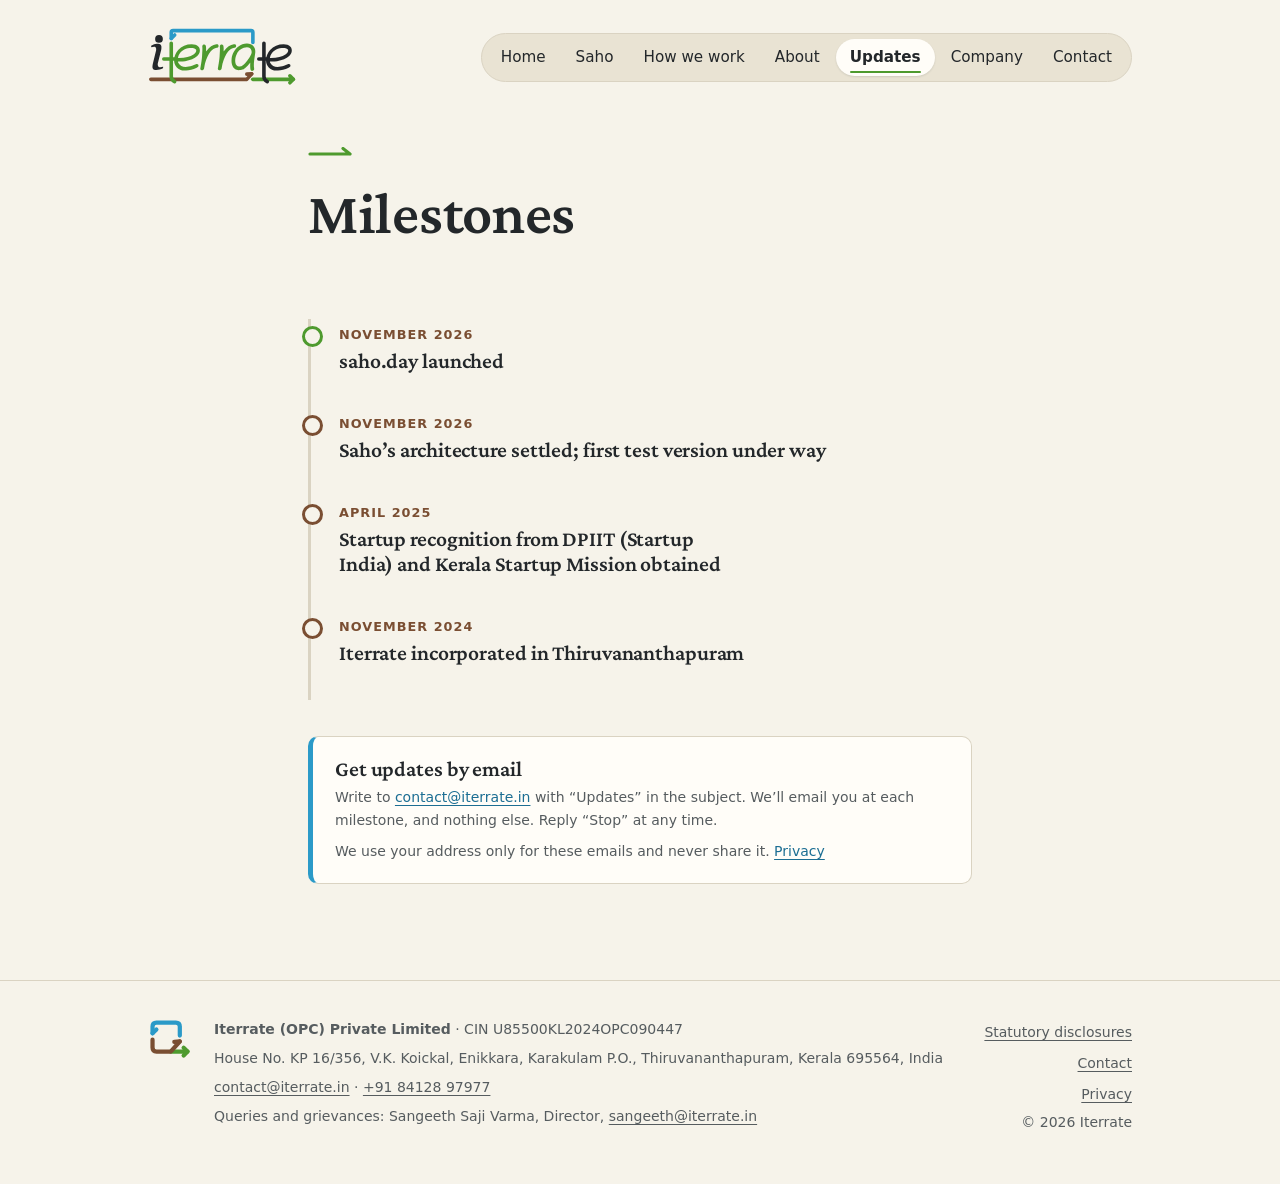
<file: docs/updates.html>
<!DOCTYPE html>
<html lang="en-IN">
<head>
<meta charset="utf-8">
<meta name="viewport" content="width=device-width, initial-scale=1">
<title>Updates · Iterrate</title>
<meta name="description" content="Milestones in building Iterrate and Saho, newest first, and how to get an email at each new one.">
<link rel="canonical" href="https://iterrate.in/updates.html">
<meta property="og:type" content="website">
<meta property="og:site_name" content="Iterrate">
<meta property="og:title" content="Updates · Iterrate">
<meta property="og:description" content="Milestones in building Iterrate and Saho, newest first, and how to get an email at each new one.">
<meta property="og:url" content="https://iterrate.in/updates.html">
<meta property="og:image" content="https://iterrate.in/share.png">
<meta property="og:image:width" content="1200">
<meta property="og:image:height" content="630">
<meta property="og:image:alt" content="The Iterrate logo and the line: Tools that belong to the places that use them.">
<meta property="og:locale" content="en_IN">
<meta name="twitter:card" content="summary_large_image">
<meta name="theme-color" content="#F6F3EA" media="(prefers-color-scheme: light)">
<meta name="theme-color" content="#282D2A" media="(prefers-color-scheme: dark)">
<meta name="darkreader-lock">
<link rel="icon" href="favicon.ico" sizes="any">
<link rel="icon" href="iterrate-icon.svg" type="image/svg+xml">
<link rel="apple-touch-icon" href="apple-touch-icon.png">
<link rel="manifest" href="site.webmanifest">
<link rel="preload" href="fonts/crimson-pro-latin.woff2" as="font" type="font/woff2" crossorigin>

<link rel="stylesheet" href="style.css?v=7114f65e">
</head>
<body>
<a class="skip" href="#main">Skip to content</a>
<header class="site-head">
  <div class="wrap">
    <a class="brand" href="./"><picture><source srcset="iterrate-logo-dark.svg" media="(prefers-color-scheme: dark)"><img src="iterrate-logo.svg" alt="Iterrate home" width="150" height="63"></picture></a>
    <nav aria-label="Main"><ul class="nav"><li><a href="./">Home</a></li><li><a href="saho.html">Saho</a></li><li><a href="how-we-work.html">How we work</a></li><li><a href="about.html">About</a></li><li><a href="updates.html" aria-current="page">Updates</a></li><li><a href="company.html">Company</a></li><li><a href="contact.html">Contact</a></li></ul></nav>
    <script>(function(){var n=document.querySelector('.nav'),c=n&&n.querySelector('[aria-current]');if(c&&n.scrollWidth>n.clientWidth)n.scrollLeft=c.offsetLeft-(n.clientWidth-c.offsetWidth)/2;})();</script>
  </div>
</header>
<main id="main">

<div class="wrap narrow">
  <section class="page-top">
    <span class="mark"></span>
    <h1>Milestones</h1>
  </section>

  <ol class="timeline">
    <li><time datetime="2026-11-14">November 2026</time><h2>saho.day launched</h2></li>
    <li class="past"><time datetime="2026-11">November 2026</time><h2>Saho’s architecture settled; first test version under way</h2></li>
    <li class="past"><time datetime="2025-04">April 2025</time><h2>Startup recognition from DPIIT (Startup India) and Kerala Startup Mission obtained</h2></li>
    <li class="past"><time datetime="2024-11-08">November 2024</time><h2>Iterrate incorporated in Thiruvananthapuram</h2></li>
  </ol>

  <div class="subscribe">
    <h2>Get updates by email</h2>
    <p class="small">Write to <a href="mailto:contact@iterrate.in?subject=Updates">contact@iterrate.in</a> with “Updates” in the subject. We’ll email you at each milestone, and nothing else. Reply “Stop” at any time.</p>
    <p class="small">We use your address only for these emails and never share it. <a href="contact.html#privacy">Privacy</a></p>
  </div>
</div>
</main>
<footer class="site-foot">
  <div class="wrap">
    <picture><source srcset="iterrate-icon-dark.svg" media="(prefers-color-scheme: dark)"><img src="iterrate-icon.svg" alt="" width="44" height="44"></picture>
    <div>
      <p><strong>Iterrate (OPC) Private Limited</strong> · CIN U85500KL2024OPC090447</p>
      <p>House No. KP 16/356, V.K. Koickal, Enikkara, Karakulam P.O., Thiruvananthapuram, Kerala 695564, India</p>
      <p><a href="mailto:contact@iterrate.in">contact@iterrate.in</a> · <a href="tel:+918412897977">+91&nbsp;84128&nbsp;97977</a></p>
      <p>Queries and grievances: Sangeeth Saji Varma, Director, <a href="mailto:sangeeth@iterrate.in">sangeeth@iterrate.in</a></p>
    </div>
    <ul>
      <li><a href="company.html#disclosures">Statutory disclosures</a></li>
      <li><a href="contact.html">Contact</a></li>
      <li><a href="contact.html#privacy">Privacy</a></li>
      <li>© 2026 Iterrate</li>
    </ul>
  </div>
</footer>
</body>
</html>
</file>
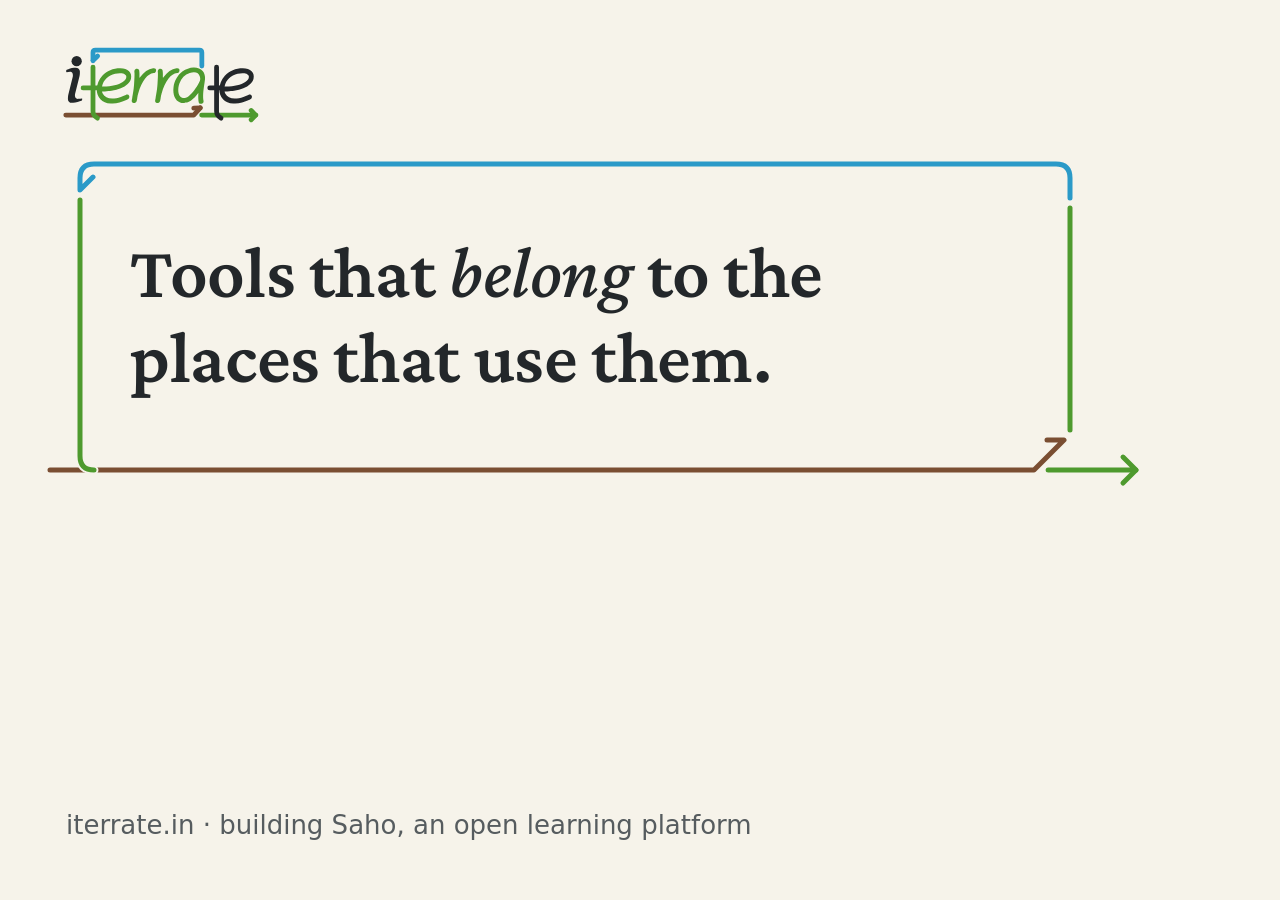
<file: src/share-image.html>
<!doctype html><html><head><meta charset="utf-8"><link rel="stylesheet" href="../docs/style.css">
<style>html,body{width:1200px;height:630px;overflow:hidden;color-scheme:light}
body{margin:0;padding:160px 60px 0 50px;background:#F6F3EA}
.hero{margin:0;padding:70px 130px 86px 80px}
.hero h1{font-size:74px;max-width:21ch;margin:0}
.logo{position:absolute;left:62px;top:44px;width:200px}
.foot{position:absolute;left:66px;bottom:44px;font:500 26px system-ui,sans-serif;color:#565C5F}</style></head><body>
<img class="logo" src="../docs/iterrate-logo.svg">
<div class="hero"><h1>Tools that <em>belong</em> to the places that use them.</h1></div>
<p class="foot">iterrate.in · building Saho, an open learning platform</p>
<script src="../docs/loop.js"></script></body></html>
</file>
<file: docs/style.css>
/* Iterrate company site. Colours, type and the line motif follow the Iterrate design guide. */
@font-face{font-family:'Crimson Pro';font-style:normal;font-weight:400 700;font-display:swap;src:url(fonts/crimson-pro-latin.woff2) format('woff2')}
@font-face{font-family:'Crimson Pro';font-style:italic;font-weight:400 700;font-display:swap;src:url(fonts/crimson-pro-italic-latin.woff2) format('woff2')}
/* Malayalam: only downloaded when a page actually contains Malayalam letters (unicode-range). */
@font-face{font-family:'Noto Sans Malayalam';font-style:normal;font-weight:400 700;font-display:swap;src:url(fonts/noto-sans-malayalam.woff2) format('woff2');
  unicode-range:U+0307,U+0323,U+0951-0952,U+0964-0965,U+0D00-0D7F,U+1CDA,U+1CF2,U+200C-200D,U+20B9,U+25CC,U+A830-A832}

:root{
  color-scheme:light dark;
  /* colours (light) */
  --paper:#F6F3EA; --surface:#FFFDF8; --ink:#23272A; --muted:#565C5F; --rule:#DAD3C2;
  --navbar:#E9E3D3; --navhover:#DDD5C1; --current:#FFFDF8;
  --sky:#2B9AC8; --sky-text:#1C6E93; --leaf:#4E9A2E; --leaf-text:#3B7A22; --earth:#7A4E32;
  --leaf-soft:#E7F0DF;
  --band:#23272A; --band-text:#C9CBC6; --band-head:#EEEBE2; --band-leaf:#8CCB6A; --band-link:#8FD0EE;
  --on-accent:#FFFFFF;
  /* type */
  --display:'Crimson Pro', Georgia, 'Times New Roman', 'Noto Sans Malayalam', serif;
  --body:system-ui, -apple-system, 'Segoe UI', 'Noto Sans', Roboto, 'Noto Sans Malayalam', sans-serif;
  --t-xs:.8rem;     /* small uppercase labels */
  --t-s:.875rem;    /* footer, notes, nav */
  --t-m:1.125rem;   /* lede */
  --t-l:1.35rem;    /* card headings, quotes */
  --t-xl:clamp(1.6rem,3vw,2.1rem);    /* section headings */
  --t-xxl:clamp(2.3rem,5.4vw,3.7rem); /* page titles */
  /* shape */
  --line:5px; --radius:10px;
}
/* Dark: a soft charcoal rather than near-black, so it is easier on the eyes; every text colour
   still has a contrast of 4.6:1 or more against it. */
@media (prefers-color-scheme:dark){
  :root{
    --paper:#282D2A; --surface:#313633; --ink:#ECE9E0; --muted:#B4B9B4; --rule:#464C48;
    --navbar:#313633; --navhover:#3B413D; --current:#454B47;
    --sky:#4FB3E0; --sky-text:#8CCFEE; --leaf:#6CBF45; --leaf-text:#93D070; --earth:#C9946C;
    --leaf-soft:#2F3A29;
    --band:#1E2220; --band-text:#C9CBC6; --band-head:#EEEBE2; --band-leaf:#93D070; --band-link:#8CCFEE;
    --on-accent:#282D2A;
  }
}
*{box-sizing:border-box}
html{-webkit-text-size-adjust:100%;text-size-adjust:100%}
body{margin:0;background:var(--paper);color:var(--ink);font:1.0625rem/1.65 var(--body)}
img{max-width:100%}
a{color:var(--sky-text);text-underline-offset:3px;text-decoration-thickness:1px}
a:hover{color:var(--ink)}
:focus-visible{outline:2px solid var(--sky-text);outline-offset:3px;border-radius:4px}
.band :focus-visible{outline-color:var(--band-link)}
:lang(ml){font-family:'Noto Sans Malayalam', var(--body);line-height:1.8}
.wrap{max-width:1040px;margin:0 auto;padding:0 28px}
.narrow{max-width:720px}
.page-top{margin-top:40px}
.vh{position:absolute;width:1px;height:1px;padding:0;margin:-1px;overflow:hidden;clip:rect(0 0 0 0);white-space:nowrap;border:0}
.skip{position:absolute;left:-999px}.skip:focus{left:12px;top:12px;background:var(--surface);color:var(--ink);padding:8px 12px;z-index:9}

/* ---------- header ---------- */
.site-head{padding:26px 0 18px}
.site-head .wrap{display:flex;align-items:center;justify-content:space-between;gap:24px;flex-wrap:wrap}
.brand img{display:block;width:150px;height:auto}
.site-head nav{min-width:0;max-width:100%}
.nav{display:flex;gap:2px;margin:0;padding:5px;list-style:none;font-size:.95rem;background:var(--navbar);border:1px solid var(--rule);border-radius:999px}
.nav a{display:block;color:var(--ink);text-decoration:none;padding:6px 14px;border-radius:999px;position:relative;white-space:nowrap}
.nav a:hover{background:var(--navhover)}
.nav a:focus-visible{outline-offset:-2px}
.nav a[aria-current="page"]{font-weight:600;background:var(--current);box-shadow:0 1px 2px rgba(35,39,42,.12)}
.nav a[aria-current="page"]::after{content:"";position:absolute;left:14px;right:14px;bottom:3px;height:2px;background:var(--leaf);border-radius:2px}
/* Narrow screens: the links stay on one row and the pill scrolls sideways. */
@media (max-width:820px){
  .site-head nav{width:100%}
  .nav{overflow-x:auto;scrollbar-width:none;-webkit-overflow-scrolling:touch}
  .nav::-webkit-scrollbar{display:none}
}
@media (max-width:560px){.nav{font-size:var(--t-s);padding:4px}.nav a{padding:6px 11px}.nav a[aria-current="page"]::after{left:11px;right:11px}}

/* ---------- type ---------- */
h1,h2,h3{font-family:var(--display);font-weight:600;line-height:1.15;letter-spacing:-.005em;margin:0}
h1{font-size:var(--t-xxl);margin-bottom:18px}
h1 em,h2 em{font-style:italic;font-weight:500}
h2{font-size:var(--t-xl);margin-bottom:14px}
h3{font-size:var(--t-l);margin-bottom:6px}
p{margin:0 0 16px;text-wrap:pretty}
h1,h2,h3,.band .big{text-wrap:balance}
.lede{font-size:var(--t-m);color:var(--muted);max-width:58ch}
.small{font-size:var(--t-s);color:var(--muted)}
/* Addresses: one line per part on wider screens, wrapping freely on phones */
.addr .line{display:block}
@media (max-width:560px){.addr .line{display:inline}}

/* Section heading mark: a short line ending in the logo's half arrowhead */
.mark{display:inline-block;width:46px;height:14px;margin-bottom:10px;background:var(--leaf);
  -webkit-mask:url("data:image/svg+xml,%3Csvg xmlns='http://www.w3.org/2000/svg' viewBox='0 0 46 14'%3E%3Cpath d='M2 7H42M35 1.5 42 7' fill='none' stroke='%23000' stroke-width='3.2' stroke-linecap='round' stroke-linejoin='round'/%3E%3C/svg%3E") no-repeat;
  mask:url("data:image/svg+xml,%3Csvg xmlns='http://www.w3.org/2000/svg' viewBox='0 0 46 14'%3E%3Cpath d='M2 7H42M35 1.5 42 7' fill='none' stroke='%23000' stroke-width='3.2' stroke-linecap='round' stroke-linejoin='round'/%3E%3C/svg%3E") no-repeat}
.mark.sky{background:var(--sky)}
.mark.earth{background:var(--earth)}

/* ---------- hero: the logo's loop drawn around the headline (paths drawn by loop.js) ---------- */
.hero{position:relative;margin:30px 0 10px;padding:70px 90px 84px 74px}
.hero svg.loop{position:absolute;inset:0;width:100%;height:100%;overflow:visible;pointer-events:none}
.hero svg.loop path{fill:none;stroke-width:var(--line);stroke-linecap:round;stroke-linejoin:round}
.hero svg.loop .sky{stroke:var(--sky)} .hero svg.loop .leaf{stroke:var(--leaf)} .hero svg.loop .earth{stroke:var(--earth)}
@media (prefers-reduced-motion:no-preference){
  .hero svg.loop.draw path{stroke-dasharray:var(--dash);stroke-dashoffset:var(--off);animation:draw var(--dur,1s) cubic-bezier(.45,.05,.35,1) forwards;animation-delay:var(--delay,0s)}
}
@keyframes draw{to{stroke-dashoffset:0}}
.hero h1{max-width:17ch;margin-bottom:22px}
.hero .lede{margin-bottom:10px}
.hero .lede:last-of-type{margin-bottom:28px}
.btns{display:flex;gap:12px;flex-wrap:wrap}
.btn{display:inline-block;padding:11px 20px;border-radius:999px;text-decoration:none;font-weight:600;font-size:1rem;border:2px solid var(--ink);color:var(--ink)}
.btn.primary{background:var(--ink);color:var(--paper)}
.btn:hover{background:var(--leaf-text);border-color:var(--leaf-text);color:var(--on-accent)}

/* ---------- blocks ---------- */
section{margin:72px 0}
.now{display:flex;gap:18px;align-items:baseline;flex-wrap:wrap;background:var(--surface);border:1px solid var(--rule);border-left:var(--line) solid var(--leaf);border-radius:var(--radius);padding:16px 22px;margin-top:44px}
.now strong{font-family:var(--display);font-size:var(--t-l)}
.grid{display:grid;grid-template-columns:repeat(3,1fr);gap:20px}
.grid.two{grid-template-columns:repeat(2,1fr)}
.tile{background:var(--surface);border:1px solid var(--rule);border-radius:var(--radius);padding:24px 24px 20px;display:flex;flex-direction:column}
.tile h2,.tile h3{font-size:var(--t-l);margin-bottom:6px}
.tile p{color:var(--muted);flex:1}
.tile .go{font-weight:600;text-decoration:none}
.tile.sky{border-top:var(--line) solid var(--sky)}
.tile.leaf{border-top:var(--line) solid var(--leaf)}
.tile.earth{border-top:var(--line) solid var(--earth)}
.band{background:var(--band);color:var(--band-head);padding:64px 0;margin:80px 0}
.band .big{font-family:var(--display);font-size:var(--t-xl);line-height:1.2;max-width:26ch;margin-bottom:18px}
.band .big em{color:var(--band-leaf)}
.band p{color:var(--band-text);max-width:60ch}
.band a{color:var(--band-link)}
.card{background:var(--surface);border:1px solid var(--rule);border-radius:var(--radius);padding:26px}
.quote{font-family:var(--display);font-style:italic;font-size:var(--t-l);line-height:1.4;border-left:var(--line) solid var(--sky);padding:4px 0 4px 20px;margin:26px 0;color:var(--ink)}

/* numbered principles */
.principles{list-style:none;margin:0;padding:0;counter-reset:p}
.principles li{counter-increment:p;display:grid;grid-template-columns:64px 1fr;gap:6px 18px;padding:26px 0;border-top:1px solid var(--rule)}
.principles li::before{content:counter(p,decimal-leading-zero);font-family:var(--display);font-size:var(--t-xl);line-height:1;color:var(--leaf-text);grid-row:span 2}
.principles h2{font-size:var(--t-l);margin:0}
.principles li > *{grid-column:2}
.principles p{margin:0;color:var(--muted)}
.principles p + p{margin-top:10px}

/* timeline */
.timeline{list-style:none;margin:0;padding:0 0 0 28px;border-left:3px solid var(--rule)}
.timeline li{position:relative;padding:0 0 30px}
.timeline li::before{content:"";position:absolute;left:-37px;top:7px;width:15px;height:15px;border-radius:50%;background:var(--paper);border:3px solid var(--leaf)}
.timeline li.past::before{border-color:var(--earth)}
.timeline time{font-size:var(--t-xs);letter-spacing:.08em;text-transform:uppercase;color:var(--earth);font-weight:600}
.timeline h2{font-size:var(--t-l);margin:2px 0 4px}
.timeline p{margin:0;color:var(--muted)}

/* details lists and documents */
dl.facts{display:grid;grid-template-columns:minmax(150px,220px) 1fr;gap:12px 24px;margin:0}
dl.facts dt{color:var(--muted)}
dl.facts dd{margin:0}
table.docs{width:100%;border-collapse:collapse;font-size:1rem}
table.docs th,table.docs td{text-align:left;padding:12px 10px;border-top:1px solid var(--rule);vertical-align:top}
table.docs th{font-size:var(--t-xs);letter-spacing:.06em;text-transform:uppercase;color:var(--muted);border-top:0}

/* compact name + logo strip on About */
.strip{display:grid;grid-template-columns:200px 1fr;gap:28px;align-items:center;border-top:1px solid var(--rule);padding-top:28px}
.strip img{width:200px;height:auto;display:block}
.strip p{font-size:var(--t-s);color:var(--muted);margin-bottom:8px}
.subscribe{background:var(--surface);border:1px solid var(--rule);border-left:var(--line) solid var(--sky);border-radius:var(--radius);padding:20px 22px;margin-top:36px}
.subscribe h2{font-size:var(--t-l);margin-bottom:4px}
.subscribe p{margin:0}
.subscribe p + p{margin-top:8px}

/* ---------- footer ---------- */
main:has(> .band:last-child) + .site-foot{margin-top:0;border-top:0}
main > .band:last-child{margin-bottom:0}
.site-foot{border-top:1px solid var(--rule);margin-top:96px;padding:36px 0 48px;font-size:var(--t-s);line-height:1.8;color:var(--muted)}
.site-foot .wrap{display:grid;grid-template-columns:auto 1fr auto;gap:22px;align-items:start}
.site-foot img{width:44px;height:44px;display:block}
.site-foot p{margin:0 0 4px}
.site-foot ul{list-style:none;margin:0;padding:0;text-align:right}
.site-foot li a{display:inline-block;padding:3px 0}
.site-foot a{color:var(--muted)}

@media (max-width:820px){
  .grid,.grid.two{grid-template-columns:1fr}
  .site-foot .wrap{grid-template-columns:auto 1fr}
  .site-foot ul{grid-column:1/-1;text-align:left;display:flex;gap:6px 18px;flex-wrap:wrap}
}
@media (max-width:560px){
  body{font-size:1rem}
  .wrap{padding:0 20px}
  .hero{padding:56px 46px 70px 40px}
  dl.facts{grid-template-columns:1fr;gap:2px}
  dl.facts dd{margin-bottom:12px}
  .principles li{grid-template-columns:44px 1fr}
  .principles li::before{font-size:var(--t-l)}
  .strip{grid-template-columns:1fr}
}
@media (max-width:400px){
  .hero{padding:46px 40px 60px 32px}
  .hero h1{font-size:2.1rem}
  .hero .lede{font-size:1.05rem}
}

/* ---------- Windows high-contrast mode: keep the current page visible in the nav ---------- */
@media (forced-colors:active){
  .nav a[aria-current="page"]{outline:2px solid CanvasText;outline-offset:-4px}
}

/* ---------- print: black on white, no navigation, links spelt out ---------- */
@media print{
  :root{--paper:#fff;--surface:#fff;--ink:#000;--muted:#333;--rule:#bbb;--sky-text:#000;--leaf-text:#000;--band:#fff;--band-text:#000;--band-head:#000;--band-leaf:#000;--band-link:#000}
  body{font-size:11pt;line-height:1.5}
  .skip,.site-head nav,.btns,.now a,.hero svg.loop,.tile .go,.site-foot ul{display:none}
  .site-head{padding:0 0 12pt}
  .hero{padding:0;margin:0}
  section{margin:18pt 0}
  .band{padding:12pt 0;margin:18pt 0;border-top:1px solid #bbb;border-bottom:1px solid #bbb}
  .grid,.grid.two{grid-template-columns:1fr 1fr}
  .tile,.card,.now,.subscribe{break-inside:avoid}
  a{color:#000;text-decoration:none}
  main a[href^="http"]::after,main a[href^="annual-returns/"]::after,main a[href^="mailto:"]::after{content:" (" attr(href) ")";font-size:.85em;word-break:break-all}
  main a[href^="mailto:"]::after{content:""}
  main a[href^="annual-returns/"]::after{content:" (iterrate.in/" attr(href) ")"}
  .site-foot{margin-top:24pt;padding-top:12pt}
}
</file>
